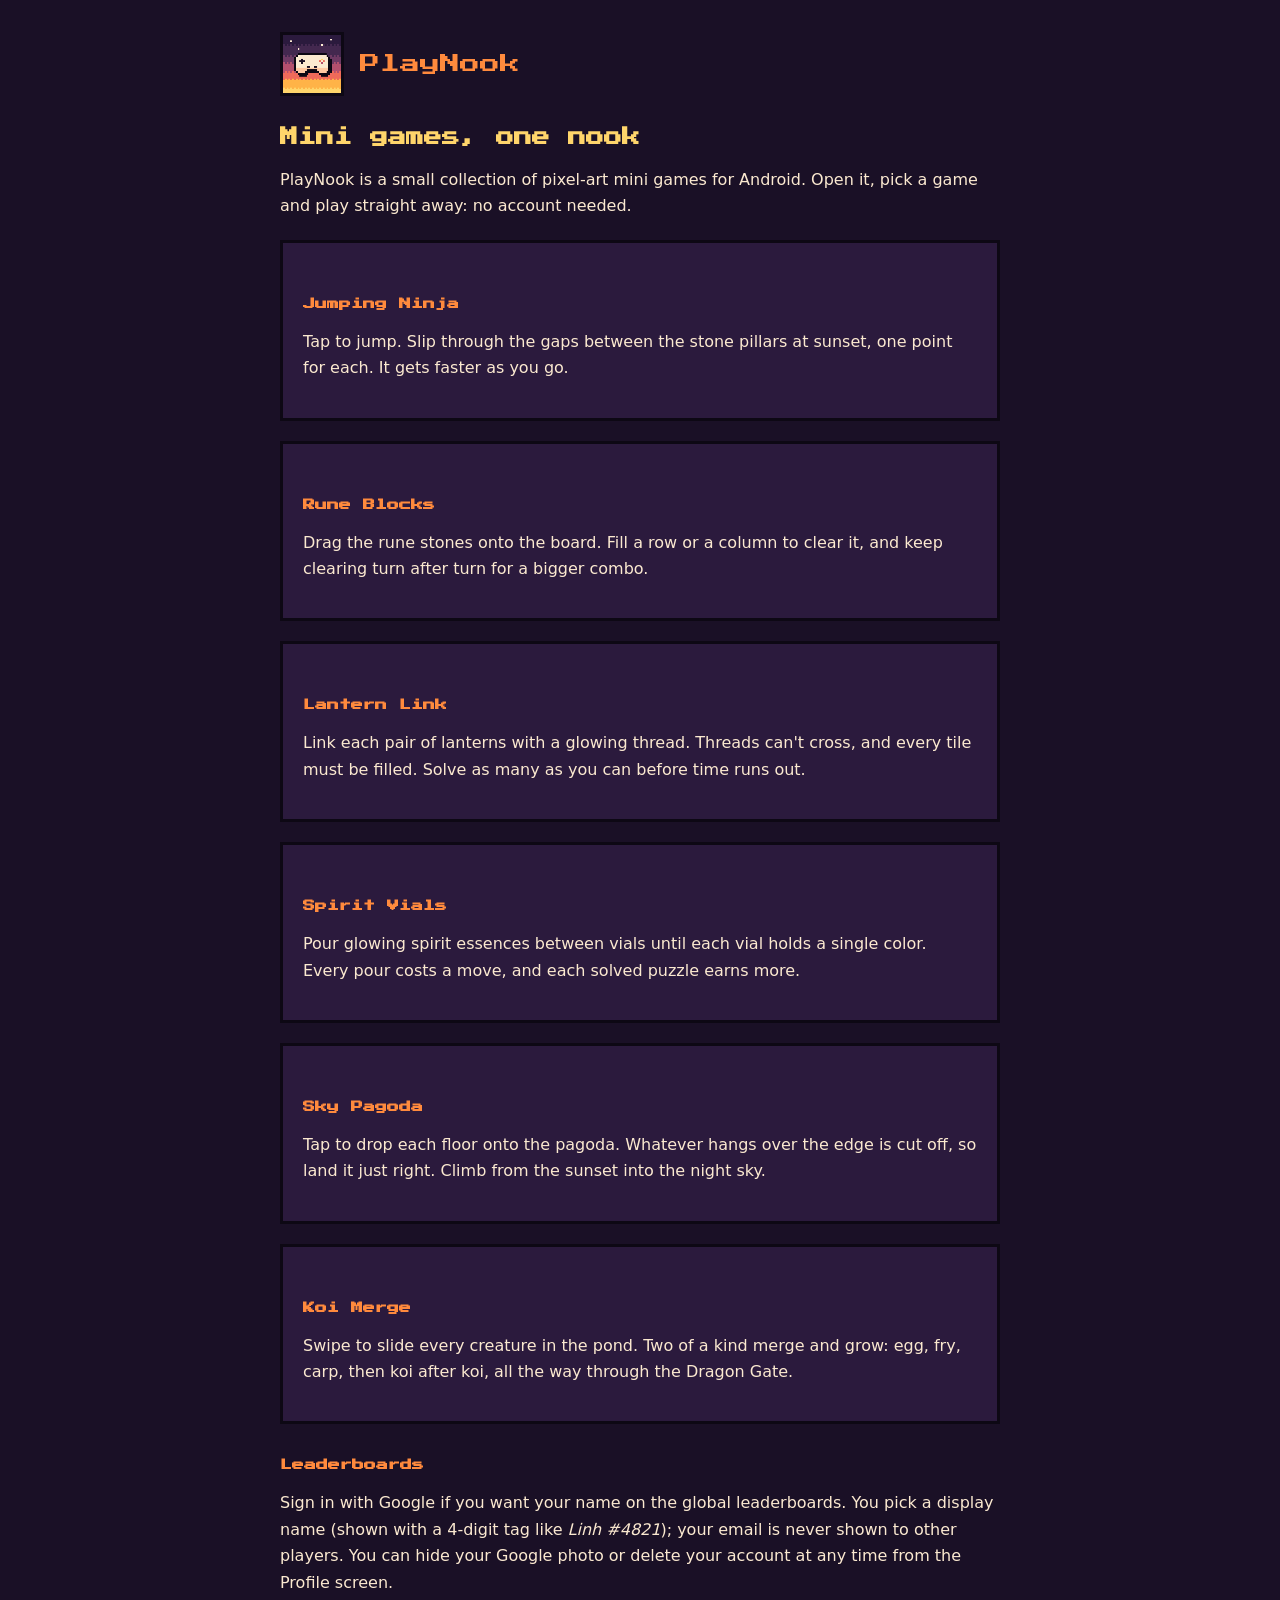
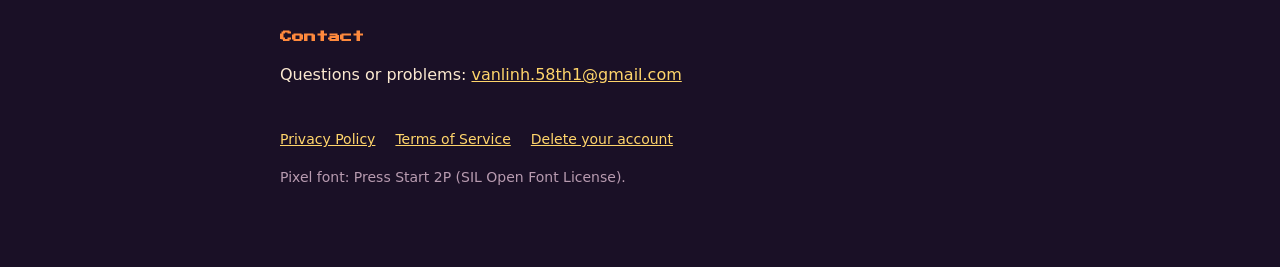
<file: index.html>
<!DOCTYPE html>
<html lang="en">
<head>
<meta charset="UTF-8">
<meta name="viewport" content="width=device-width, initial-scale=1.0">
<title>PlayNook: Mini Games</title>
<meta name="description" content="PlayNook is a small collection of pixel-art mini games for Android, with global leaderboards.">
<link rel="icon" type="image/png" href="icon.png">
<link rel="stylesheet" href="style.css">
</head>
<body>
<main>
  <header>
    <img src="icon.png" alt="PlayNook icon">
    <a class="brand" href="./">PlayNook</a>
  </header>

  <h1>Mini games, one nook</h1>
  <p>PlayNook is a small collection of pixel-art mini games for Android. Open it, pick a game and play
    straight away: no account needed.</p>

  <div class="card">
    <h2>Jumping Ninja</h2>
    <p>Tap to jump. Slip through the gaps between the stone pillars at sunset, one point for each.
      It gets faster as you go.</p>
  </div>

  <div class="card">
    <h2>Rune Blocks</h2>
    <p>Drag the rune stones onto the board. Fill a row or a column to clear it, and keep clearing
      turn after turn for a bigger combo.</p>
  </div>

  <div class="card">
    <h2>Lantern Link</h2>
    <p>Link each pair of lanterns with a glowing thread. Threads can't cross, and every tile must be
      filled. Solve as many as you can before time runs out.</p>
  </div>

  <div class="card">
    <h2>Spirit Vials</h2>
    <p>Pour glowing spirit essences between vials until each vial holds a single color. Every pour
      costs a move, and each solved puzzle earns more.</p>
  </div>

  <div class="card">
    <h2>Sky Pagoda</h2>
    <p>Tap to drop each floor onto the pagoda. Whatever hangs over the edge is cut off, so land it
      just right. Climb from the sunset into the night sky.</p>
  </div>

  <div class="card">
    <h2>Koi Merge</h2>
    <p>Swipe to slide every creature in the pond. Two of a kind merge and grow: egg, fry, carp, then
      koi after koi, all the way through the Dragon Gate.</p>
  </div>

  <h2>Leaderboards</h2>
  <p>Sign in with Google if you want your name on the global leaderboards. You pick a display name
    (shown with a 4-digit tag like <em>Linh #4821</em>); your email is never shown to other players.
    You can hide your Google photo or delete your account at any time from the Profile screen.</p>

  <h2>Contact</h2>
  <p>Questions or problems: <a href="mailto:vanlinh.58th1@gmail.com">vanlinh.58th1@gmail.com</a></p>

  <nav>
    <a href="privacy.html">Privacy Policy</a>
    <a href="terms.html">Terms of Service</a>
    <a href="delete-account.html">Delete your account</a>
  </nav>
  <p class="muted">Pixel font: Press Start 2P (SIL Open Font License).</p>
</main>
</body>
</html>
</file>
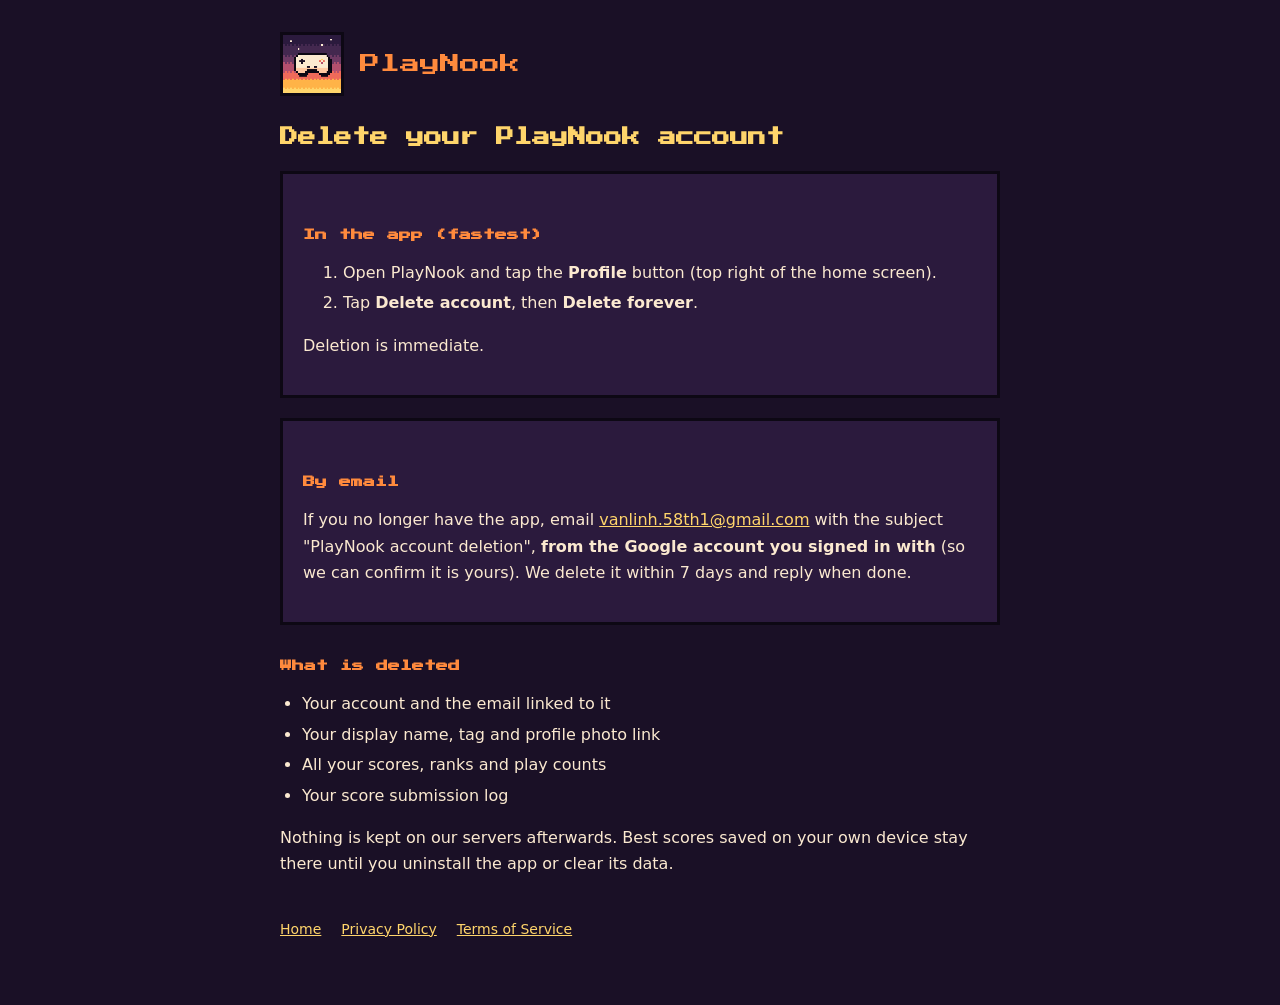
<file: delete-account.html>
<!DOCTYPE html>
<html lang="en">
<head>
<meta charset="UTF-8">
<meta name="viewport" content="width=device-width, initial-scale=1.0">
<title>Delete your account · PlayNook</title>
<link rel="icon" type="image/png" href="icon.png">
<link rel="stylesheet" href="style.css">
</head>
<body>
<main>
  <header>
    <img src="icon.png" alt="PlayNook icon">
    <a class="brand" href="./">PlayNook</a>
  </header>

  <h1>Delete your PlayNook account</h1>

  <div class="card">
    <h2>In the app (fastest)</h2>
    <ol>
      <li>Open PlayNook and tap the <strong>Profile</strong> button (top right of the home screen).</li>
      <li>Tap <strong>Delete account</strong>, then <strong>Delete forever</strong>.</li>
    </ol>
    <p>Deletion is immediate.</p>
  </div>

  <div class="card">
    <h2>By email</h2>
    <p>If you no longer have the app, email
      <a href="mailto:vanlinh.58th1@gmail.com?subject=PlayNook%20account%20deletion">vanlinh.58th1@gmail.com</a>
      with the subject "PlayNook account deletion", <strong>from the Google account you signed in
      with</strong> (so we can confirm it is yours). We delete it within 7 days and reply when done.</p>
  </div>

  <h2>What is deleted</h2>
  <ul>
    <li>Your account and the email linked to it</li>
    <li>Your display name, tag and profile photo link</li>
    <li>All your scores, ranks and play counts</li>
    <li>Your score submission log</li>
  </ul>
  <p>Nothing is kept on our servers afterwards. Best scores saved on your own device stay there until
    you uninstall the app or clear its data.</p>

  <nav>
    <a href="./">Home</a>
    <a href="privacy.html">Privacy Policy</a>
    <a href="terms.html">Terms of Service</a>
  </nav>
</main>
</body>
</html>
</file>
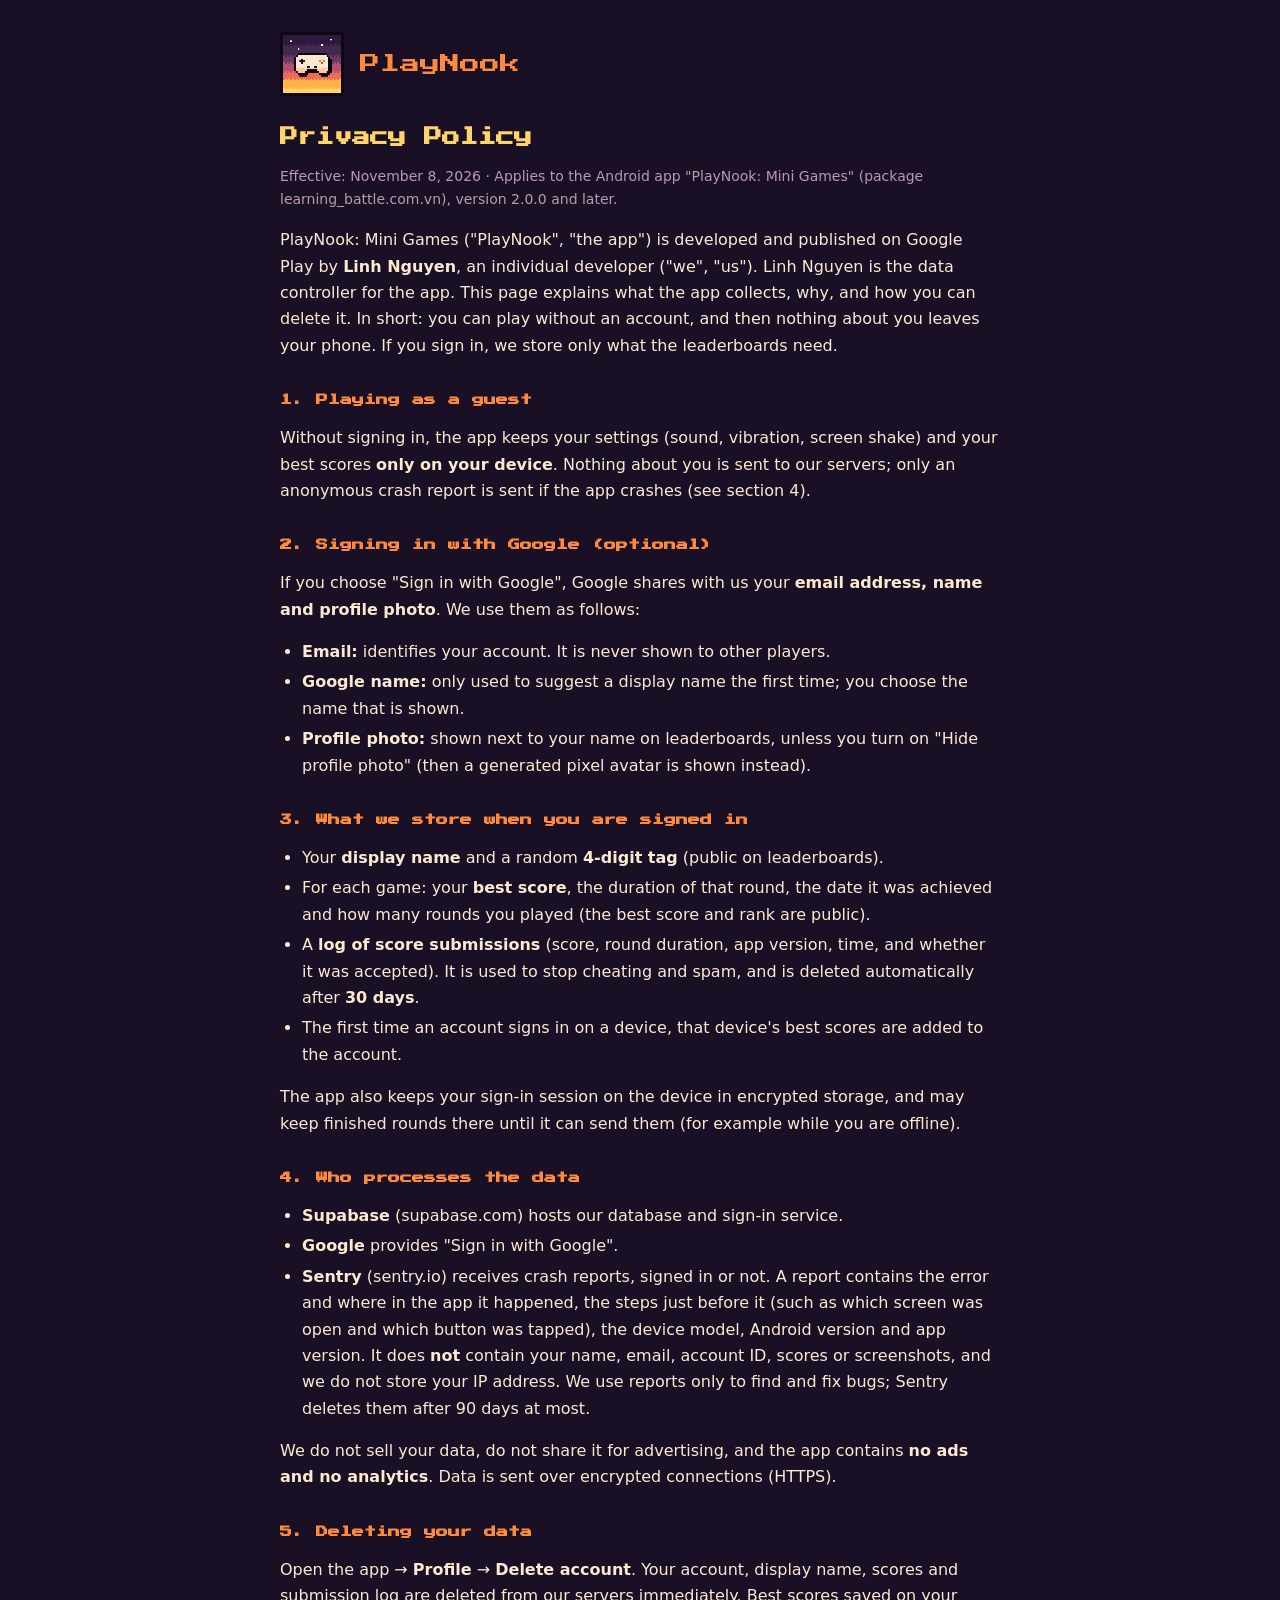
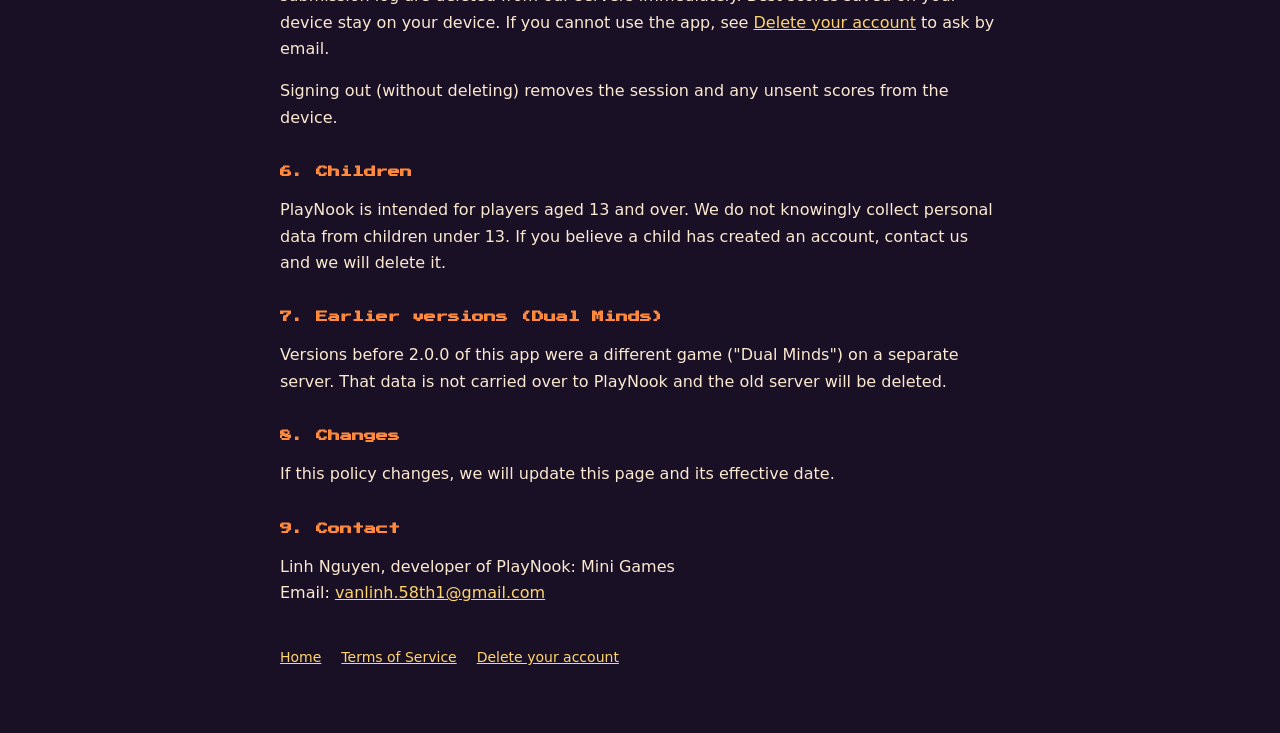
<file: privacy.html>
<!DOCTYPE html>
<html lang="en">
<head>
<meta charset="UTF-8">
<meta name="viewport" content="width=device-width, initial-scale=1.0">
<title>Privacy Policy · PlayNook</title>
<link rel="icon" type="image/png" href="icon.png">
<link rel="stylesheet" href="style.css">
</head>
<body>
<main>
  <header>
    <img src="icon.png" alt="PlayNook icon">
    <a class="brand" href="./">PlayNook</a>
  </header>

  <h1>Privacy Policy</h1>
  <p class="muted">Effective: November 8, 2026 · Applies to the Android app "PlayNook: Mini Games"
    (package learning_battle.com.vn), version 2.0.0 and later.</p>

  <p>PlayNook: Mini Games ("PlayNook", "the app") is developed and published on Google Play by
    <strong>Linh Nguyen</strong>, an individual developer ("we", "us"). Linh Nguyen is the
    data controller for the app. This page explains what the app collects,
    why, and how you can delete it. In short: you can play without an account, and then nothing
    about you leaves your phone. If you sign in, we store only what the leaderboards need.</p>

  <h2>1. Playing as a guest</h2>
  <p>Without signing in, the app keeps your settings (sound, vibration, screen shake) and your best
    scores <strong>only on your device</strong>. Nothing about you is sent to our servers; only an
    anonymous crash report is sent if the app crashes (see section 4).</p>

  <h2>2. Signing in with Google (optional)</h2>
  <p>If you choose "Sign in with Google", Google shares with us your <strong>email address, name and
    profile photo</strong>. We use them as follows:</p>
  <ul>
    <li><strong>Email:</strong> identifies your account. It is never shown to other players.</li>
    <li><strong>Google name:</strong> only used to suggest a display name the first time; you choose
      the name that is shown.</li>
    <li><strong>Profile photo:</strong> shown next to your name on leaderboards, unless you turn on
      "Hide profile photo" (then a generated pixel avatar is shown instead).</li>
  </ul>

  <h2>3. What we store when you are signed in</h2>
  <ul>
    <li>Your <strong>display name</strong> and a random <strong>4-digit tag</strong> (public on
      leaderboards).</li>
    <li>For each game: your <strong>best score</strong>, the duration of that round, the date it was
      achieved and how many rounds you played (the best score and rank are public).</li>
    <li>A <strong>log of score submissions</strong> (score, round duration, app version, time, and
      whether it was accepted). It is used to stop cheating and spam, and is deleted automatically
      after <strong>30 days</strong>.</li>
    <li>The first time an account signs in on a device, that device's best scores are added to the
      account.</li>
  </ul>
  <p>The app also keeps your sign-in session on the device in encrypted storage, and may keep
    finished rounds there until it can send them (for example while you are offline).</p>

  <h2>4. Who processes the data</h2>
  <ul>
    <li><strong>Supabase</strong> (supabase.com) hosts our database and sign-in service.</li>
    <li><strong>Google</strong> provides "Sign in with Google".</li>
    <li><strong>Sentry</strong> (sentry.io) receives crash reports, signed in or not. A report
      contains the error and where in the app it happened, the steps just before it (such as which
      screen was open and which button was tapped), the device model, Android version and app
      version. It does <strong>not</strong> contain your name, email, account ID, scores or
      screenshots, and we do not store your IP address. We use reports only to find and fix bugs;
      Sentry deletes them after 90 days at most.</li>
  </ul>
  <p>We do not sell your data, do not share it for advertising, and the app contains
    <strong>no ads and no analytics</strong>. Data is sent over encrypted connections (HTTPS).</p>

  <h2>5. Deleting your data</h2>
  <p>Open the app → <strong>Profile</strong> → <strong>Delete account</strong>. Your account, display
    name, scores and submission log are deleted from our servers immediately. Best scores saved on
    your device stay on your device. If you cannot use the app, see
    <a href="delete-account.html">Delete your account</a> to ask by email.</p>
  <p>Signing out (without deleting) removes the session and any unsent scores from the device.</p>

  <h2>6. Children</h2>
  <p>PlayNook is intended for players aged 13 and over. We do not knowingly collect personal data from
    children under 13. If you believe a child has created an account, contact us and we will delete it.</p>

  <h2>7. Earlier versions (Dual Minds)</h2>
  <p>Versions before 2.0.0 of this app were a different game ("Dual Minds") on a separate server.
    That data is not carried over to PlayNook and the old server will be deleted.</p>

  <h2>8. Changes</h2>
  <p>If this policy changes, we will update this page and its effective date.</p>

  <h2>9. Contact</h2>
  <p>Linh Nguyen, developer of PlayNook: Mini Games<br>
    Email: <a href="mailto:vanlinh.58th1@gmail.com">vanlinh.58th1@gmail.com</a></p>

  <nav>
    <a href="./">Home</a>
    <a href="terms.html">Terms of Service</a>
    <a href="delete-account.html">Delete your account</a>
  </nav>
</main>
</body>
</html>
</file>
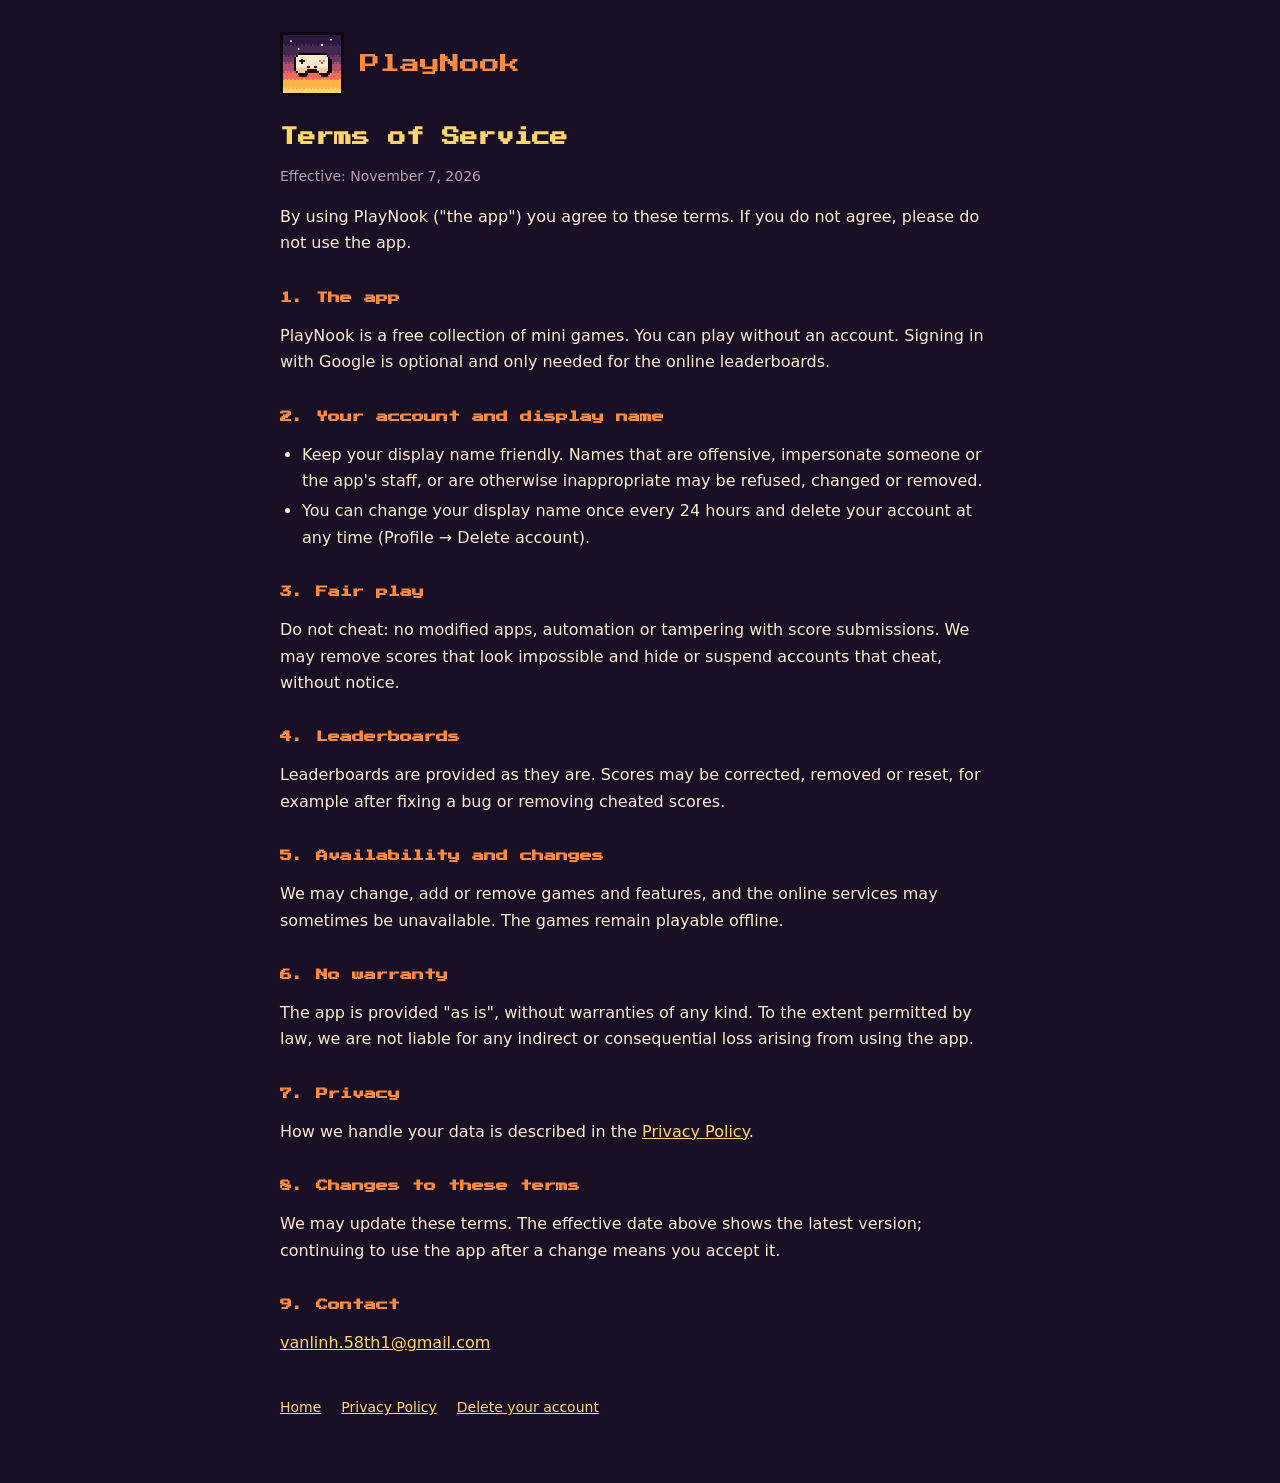
<file: terms.html>
<!DOCTYPE html>
<html lang="en">
<head>
<meta charset="UTF-8">
<meta name="viewport" content="width=device-width, initial-scale=1.0">
<title>Terms of Service · PlayNook</title>
<link rel="icon" type="image/png" href="icon.png">
<link rel="stylesheet" href="style.css">
</head>
<body>
<main>
  <header>
    <img src="icon.png" alt="PlayNook icon">
    <a class="brand" href="./">PlayNook</a>
  </header>

  <h1>Terms of Service</h1>
  <p class="muted">Effective: November 7, 2026</p>

  <p>By using PlayNook ("the app") you agree to these terms. If you do not agree, please do not use
    the app.</p>

  <h2>1. The app</h2>
  <p>PlayNook is a free collection of mini games. You can play without an account. Signing in with
    Google is optional and only needed for the online leaderboards.</p>

  <h2>2. Your account and display name</h2>
  <ul>
    <li>Keep your display name friendly. Names that are offensive, impersonate someone or the app's
      staff, or are otherwise inappropriate may be refused, changed or removed.</li>
    <li>You can change your display name once every 24 hours and delete your account at any time
      (Profile → Delete account).</li>
  </ul>

  <h2>3. Fair play</h2>
  <p>Do not cheat: no modified apps, automation or tampering with score submissions. We may remove
    scores that look impossible and hide or suspend accounts that cheat, without notice.</p>

  <h2>4. Leaderboards</h2>
  <p>Leaderboards are provided as they are. Scores may be corrected, removed or reset, for example
    after fixing a bug or removing cheated scores.</p>

  <h2>5. Availability and changes</h2>
  <p>We may change, add or remove games and features, and the online services may sometimes be
    unavailable. The games remain playable offline.</p>

  <h2>6. No warranty</h2>
  <p>The app is provided "as is", without warranties of any kind. To the extent permitted by law, we
    are not liable for any indirect or consequential loss arising from using the app.</p>

  <h2>7. Privacy</h2>
  <p>How we handle your data is described in the <a href="privacy.html">Privacy Policy</a>.</p>

  <h2>8. Changes to these terms</h2>
  <p>We may update these terms. The effective date above shows the latest version; continuing to use
    the app after a change means you accept it.</p>

  <h2>9. Contact</h2>
  <p><a href="mailto:vanlinh.58th1@gmail.com">vanlinh.58th1@gmail.com</a></p>

  <nav>
    <a href="./">Home</a>
    <a href="privacy.html">Privacy Policy</a>
    <a href="delete-account.html">Delete your account</a>
  </nav>
</main>
</body>
</html>
</file>
<file: style.css>
/* PlayNook site: same sunset palette as the app (src/theme/colors.ts). */
@font-face {
  font-family: 'Press Start 2P';
  src: url('PressStart2P-Regular.ttf') format('truetype');
  font-display: swap;
}
:root {
  --bg: #1a1026;
  --surface: #2b1a3d;
  --border: #0d0814;
  --text: #fbe9d0;
  --muted: #b89bb0;
  --accent: #ff8a3d;
  --gold: #ffd56b;
}
* { box-sizing: border-box; }
body {
  margin: 0;
  background: var(--bg);
  color: var(--text);
  font: 16px/1.65 system-ui, -apple-system, 'Segoe UI', Roboto, sans-serif;
}
main { max-width: 760px; margin: 0 auto; padding: 32px 20px 64px; }
header { display: flex; align-items: center; gap: 16px; margin-bottom: 28px; }
header img { width: 64px; height: 64px; image-rendering: pixelated; border: 3px solid var(--border); }
.brand { font-family: 'Press Start 2P', monospace; color: var(--accent); font-size: 20px; text-decoration: none; }
h1, h2 { font-family: 'Press Start 2P', monospace; line-height: 1.5; }
h1 { font-size: 18px; color: var(--gold); margin: 0 0 8px; }
h2 { font-size: 12px; color: var(--accent); margin: 32px 0 8px; }
a { color: var(--gold); }
.card { background: var(--surface); border: 3px solid var(--border); padding: 20px; margin: 20px 0; }
.muted { color: var(--muted); font-size: 14px; }
nav { display: flex; flex-wrap: wrap; gap: 12px 20px; margin-top: 40px; font-size: 14px; }
ul { padding-left: 22px; }
li { margin: 4px 0; }
</file>
